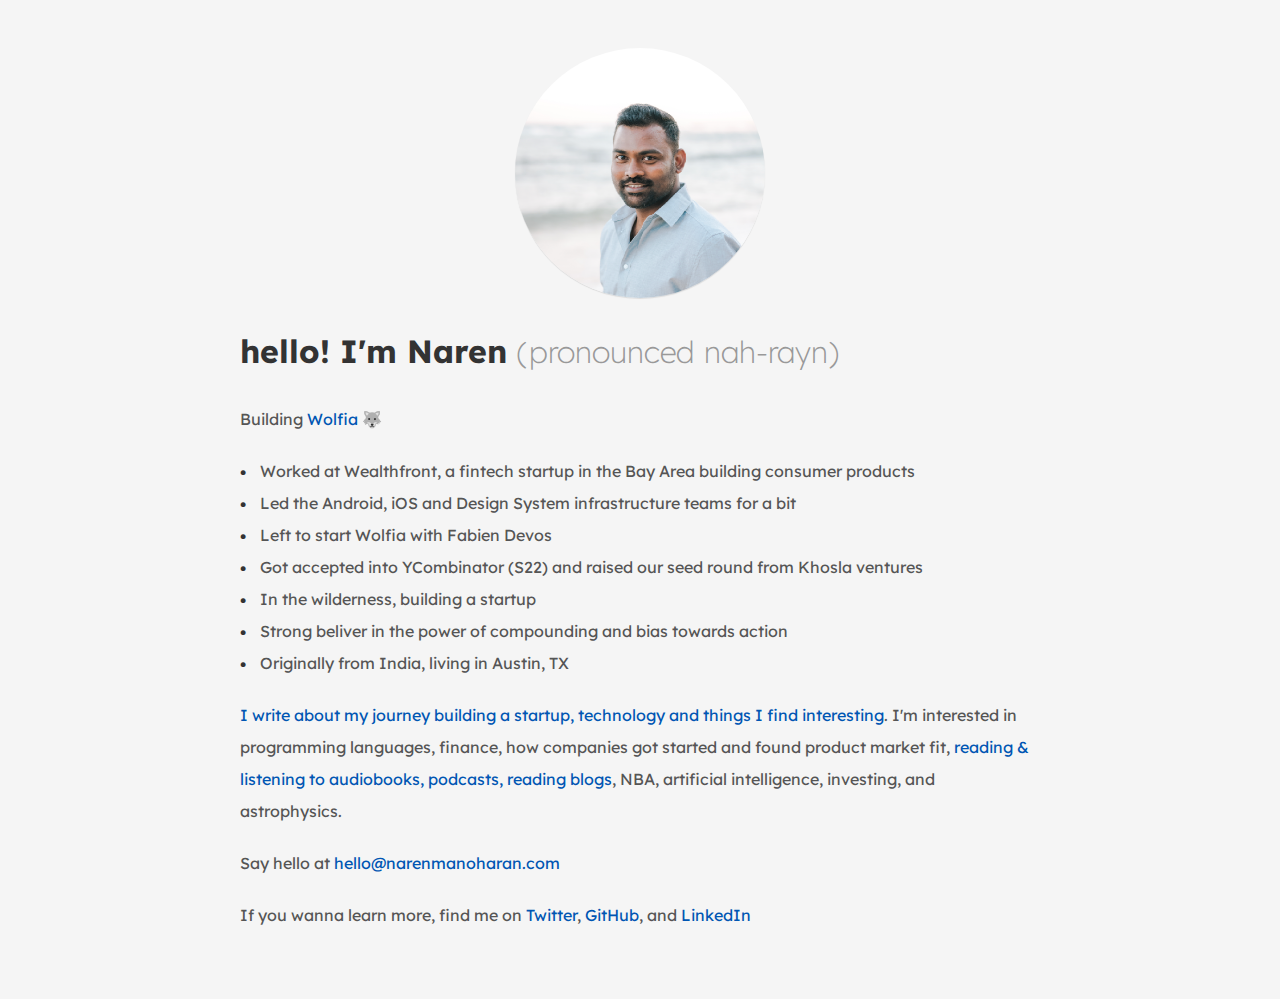
<file: index.html>
<!DOCTYPE html>
<html lang="en">
<head>
    <meta charset="UTF-8">
    <meta http-equiv="X-UA-Compatible" content="IE=edge">
    <meta name="viewport" content="width=device-width, initial-scale=1.0">
    <meta name="keywords" content="Naren Manoharan, Wolfia, Fintech, Startup, Programming, Artificial Intelligence, Investing">
    <meta name="author" content="Naren Manoharan">
    <meta property="og:title" content="Naren Manoharan">
    <meta property="og:description" content="A few things about me. You can find stuff I've written about here. But mostly, I'm building Wolfia.">
    <meta property="og:type" content="website">
    <meta property="og:url" content="https://narenmanoharan.com/">
    <meta property="og:image" content="https://avatars.githubusercontent.com/u/9508432?v=4">
    <link rel="canonical" href="https://narenmanoharan.com/">
    <title>Naren Manoharan</title>
    <link rel="stylesheet" href="styles.css">
    <link href="https://fonts.googleapis.com/css2?family=Lexend:wght@400;700&display=swap" rel="stylesheet">
</head>
<body>
    <div class="center-content">
        <picture>
            <source srcset="assets/profile.webp" type="image/webp">
            <img src="assets/profile.png" alt="Profile Picture of Naren Manoharan" class="profile-pic" loading="lazy" />
        </picture>
        <h1>hello! I'm Naren <span class="phonetic">(pronounced nah-rayn)</span></h1>
        <p>Building <a href="https://wolfia.com/">Wolfia 🐺</a></p>
        <ul>
            <li>Worked at Wealthfront, a fintech startup in the Bay Area building consumer products</li>
            <li>Led the Android, iOS and Design System infrastructure teams for a bit</li>
            <li>Left to start Wolfia with Fabien Devos</li>
            <li>Got accepted into YCombinator (S22) and raised our seed round from Khosla ventures</li>
            <li>In the wilderness, building a startup</li>
            <li>Strong beliver in the power of compounding and bias towards action</li>
            <li>Originally from India, living in Austin, TX</li>
        </ul>
        <p><a href="/blog.html">I write about my journey building a startup, technology and things I find interesting</a>. I'm interested in programming languages, finance, how companies got started and found product market fit, <a href="/content.html">reading & listening to audiobooks, podcasts, reading blogs</a>, NBA, artificial intelligence, investing, and astrophysics.</p>
        <p>Say hello at <a href="mailto:hello@narenmanoharan.com">hello@narenmanoharan.com</a></p>
        <p>If you wanna learn more, find me on <a href="https://twitter.com/narenmano">Twitter</a>, <a href="https://github.com/narenmanoharan">GitHub</a>, and <a href="https://www.linkedin.com/in/narenmanoharan">LinkedIn</a></p>
    </div>
</body>
</html>
</file>
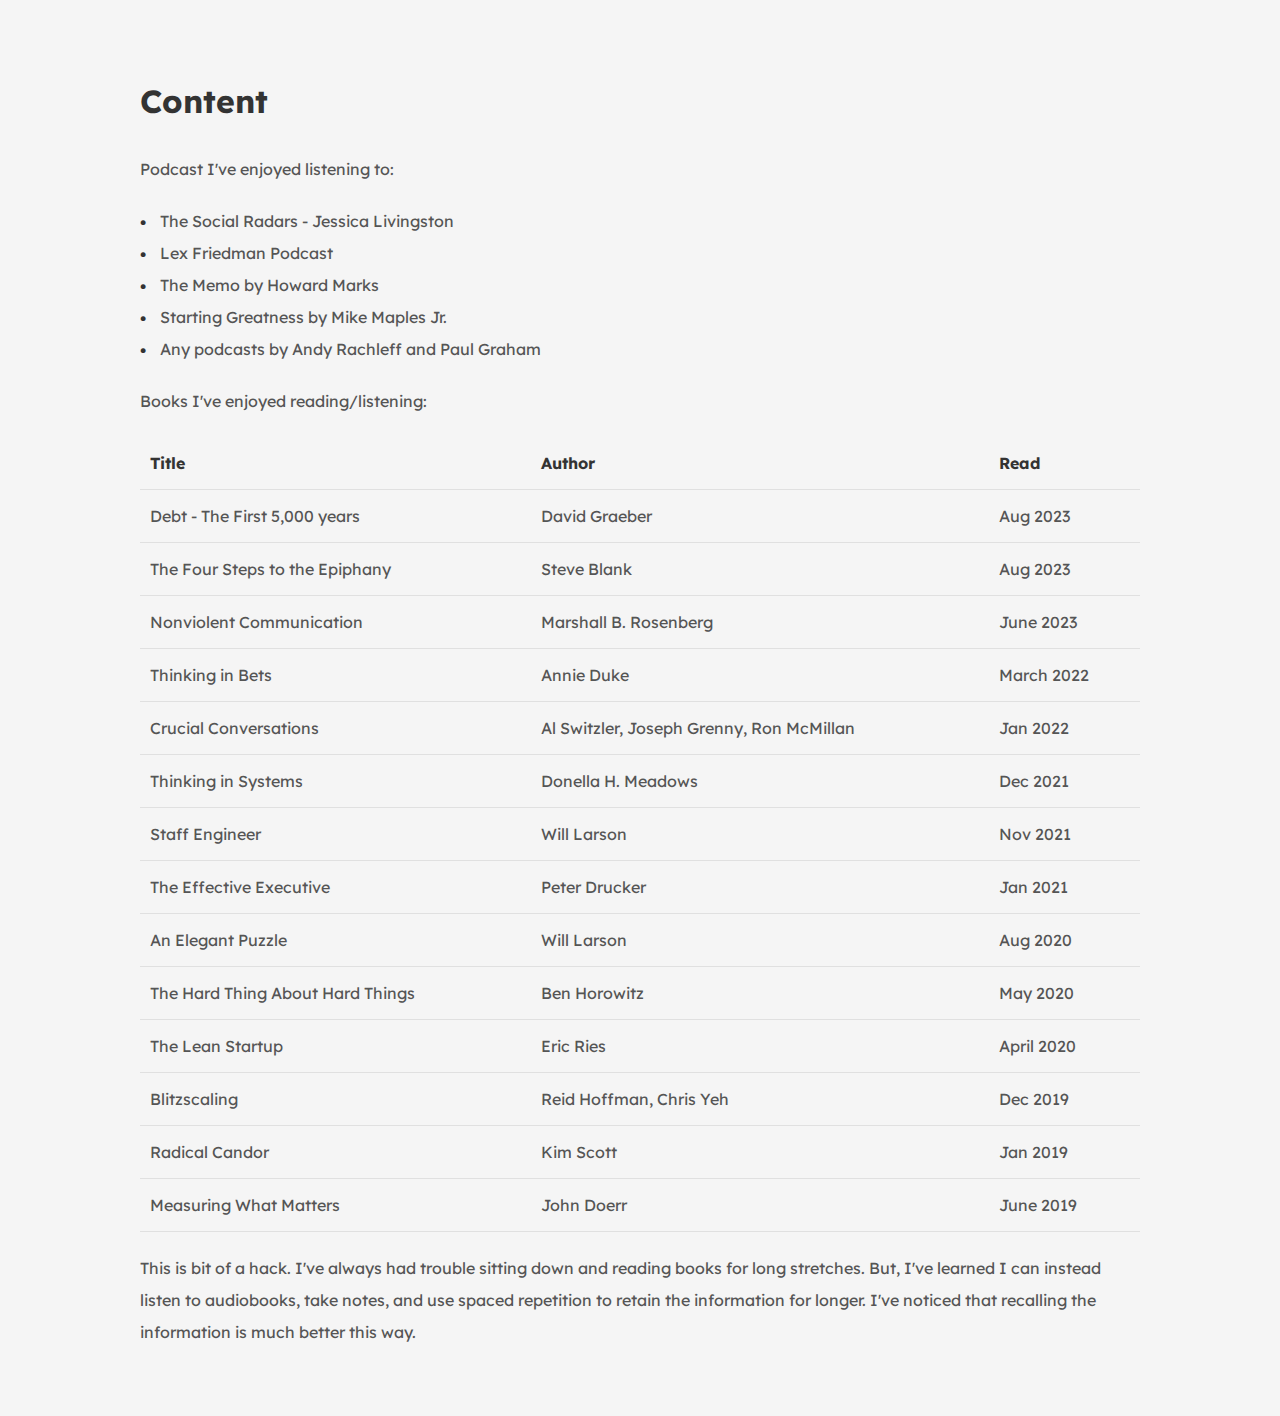
<file: content.html>
<!DOCTYPE html>
<html lang="en">
<head>
    <meta charset="UTF-8">
    <meta http-equiv="X-UA-Compatible" content="IE=edge">
    <meta name="viewport" content="width=device-width, initial-scale=1.0">
    <meta name="keywords" content="Naren Manoharan, Content, Reading, Books, Podcasts, Blogs, Programming, Finance, Artificial Intelligence">
    <meta name="author" content="Naren Manoharan">
    <meta property="og:title" content="Naren Manoharan">
    <meta property="og:description" content="Content I like to consume">
    <meta property="og:type" content="website">
    <meta property="og:url" content="https://narenmanoharan.com/content.html">
    <meta property="og:image" content="https://avatars.githubusercontent.com/u/9508432?v=4">
    <link rel="canonical" href="https://narenmanoharan.com/content.html">
    <title>Content</title>
    <link rel="stylesheet" href="styles.css">
    <link href="https://fonts.googleapis.com/css2?family=Lexend:wght@400;700&display=swap" rel="stylesheet">
</head>
<body>
    <div class="content-container">
        <h1>Content</h1>
        <p>Podcast I've enjoyed listening to:</p>
        <ul>
            <li>The Social Radars - Jessica Livingston</li>
            <li>Lex Friedman Podcast</li>
            <li>The Memo by Howard Marks</li>
            <li>Starting Greatness by Mike Maples Jr.</li>
            <li>Any podcasts by Andy Rachleff and Paul Graham</li>
        </ul>
        <p>Books I've enjoyed reading/listening:</p>
        <table>
            <thead>
                <tr>
                    <th>Title</th>
                    <th>Author</th>
                    <th>Read</th>
                </tr>
            </thead>
            <tbody>
                <tr>
                    <td>Debt - The First 5,000 years</td>
                    <td>David Graeber</td>
                    <td>Aug 2023</td>
                </tr>
                <tr>
                    <td>The Four Steps to the Epiphany</td>
                    <td>Steve Blank</td>
                    <td>Aug 2023</td>
                </tr>
                <tr>
                    <td>Nonviolent Communication</td>
                    <td>Marshall B. Rosenberg</td>
                    <td>June 2023</td>
                </tr>
                <tr>
                    <td>Thinking in Bets</td>
                    <td>Annie Duke</td>
                    <td>March 2022</td>
                </tr>
                <tr>
                    <td>Crucial Conversations</td>
                    <td>Al Switzler, Joseph Grenny, Ron McMillan</td>
                    <td>Jan 2022</td>
                </tr>
                <tr>
                    <td>Thinking in Systems</td>
                    <td>Donella H. Meadows</td>
                    <td>Dec 2021</td>
                </tr>
                <tr>
                    <td>Staff Engineer</td>
                    <td>Will Larson</td>
                    <td>Nov 2021</td>
                </tr>
                <tr>
                    <td>The Effective Executive</td>
                    <td>Peter Drucker</td>
                    <td>Jan 2021</td>
                </tr>
                <tr>
                    <td>An Elegant Puzzle</td>
                    <td>Will Larson</td>
                    <td>Aug 2020</td>
                </tr>
                <tr>
                    <td>The Hard Thing About Hard Things</td>
                    <td>Ben Horowitz</td>
                    <td>May 2020</td>
                </tr>
                <tr>
                    <td>The Lean Startup</td>
                    <td>Eric Ries</td>
                    <td>April 2020</td>
                </tr>
                <tr>
                    <td>Blitzscaling</td>
                    <td>Reid Hoffman, Chris Yeh</td>
                    <td>Dec 2019</td>
                </tr>
                <tr>
                    <td>Radical Candor</td>
                    <td>Kim Scott</td>
                    <td>Jan 2019</td>
                </tr>
                <tr>
                    <td>Measuring What Matters</td>
                    <td>John Doerr</td>
                    <td>June 2019</td>
                </tr>
            </tbody>
        </table>
        <p>This is bit of a hack. I've always had trouble sitting down and reading books for long stretches. But, I've learned I can instead listen to audiobooks, take notes, and use spaced repetition to retain the information for longer. I've noticed that recalling the information is much better this way.</p>
    </div>
</body>
</html>
</file>
<file: styles.css>
body {
    background-color: #f5f5f5;
}

.center-content {
    text-align: left;
    font-family: 'Lexend', sans-serif;
    max-width: 800px;
    margin: 0 auto;
    padding: 40px 20px;
}

.content-container {
    text-align: left;
    font-family: 'Lexend', sans-serif;
    max-width: 1000px;
    margin: 0 auto;
    padding: 40px 20px;
}

.profile-pic {
    width: 250px;
    height: 250px;
    border-radius: 50%;
    display: block;
    margin: 0 auto 20px auto;
    box-shadow: 0px 1px 1px rgba(0,0,0,0.1);
}

h1 {
    font-weight: 700;
    color: #333;
    margin-bottom: 20px;
}

p, div {
    font-weight: 400;
    color: #555;
    line-height: 2;
    margin-bottom: 20px;
}

a {
    color: #0056b3;
    text-decoration: none;
    position: relative;
}

a:focus, a:hover {
    outline: 2px solid #0056b3;
    outline-offset: 2px;
}


ul {
    list-style: none;
    padding: 0;
    margin: 0 0 20px 0;
}

li {
    padding-left: 20px;
    position: relative;
}

li:before {
    content: '•';
    position: absolute;
    left: 0;
    font-size: 18px;
    color: #333;
}

.phonetic {
    font-size: 95%;
    font-weight: 200;
    color: #999;
}

table {
    width: 100%;
    border-collapse: collapse;
    margin: 20px 0;
    max-width: 1000px;
}

table th, table td {
    text-align: left;
    padding: 10px;
    border-bottom: 1px solid #e0e0e0;
}

table th {
    font-weight: 700;
    color: #333;
}

table td {
    font-weight: 400;
    color: #555;
}

/* Mobile view */
@media (max-width: 767px) {
    .center-content {
        padding: 20px 10px;
    }
    h1 {
        font-size: 24px;
    }
    p, div {
        font-size: 16px;
    }
    table th, table td {
        padding: 5px;
        font-size: 12px;
    }
}

/* Tablet view */
@media (min-width: 768px) and (max-width: 1024px) {
    .center-content {
        padding: 30px 15px;
    }
    table th, table td {
        padding: 8px;
        font-size: 14px;
    }
}

@media (min-width: 1201px) {
    .center-content {
        padding: 40px 80px;
    }
}
</file>
